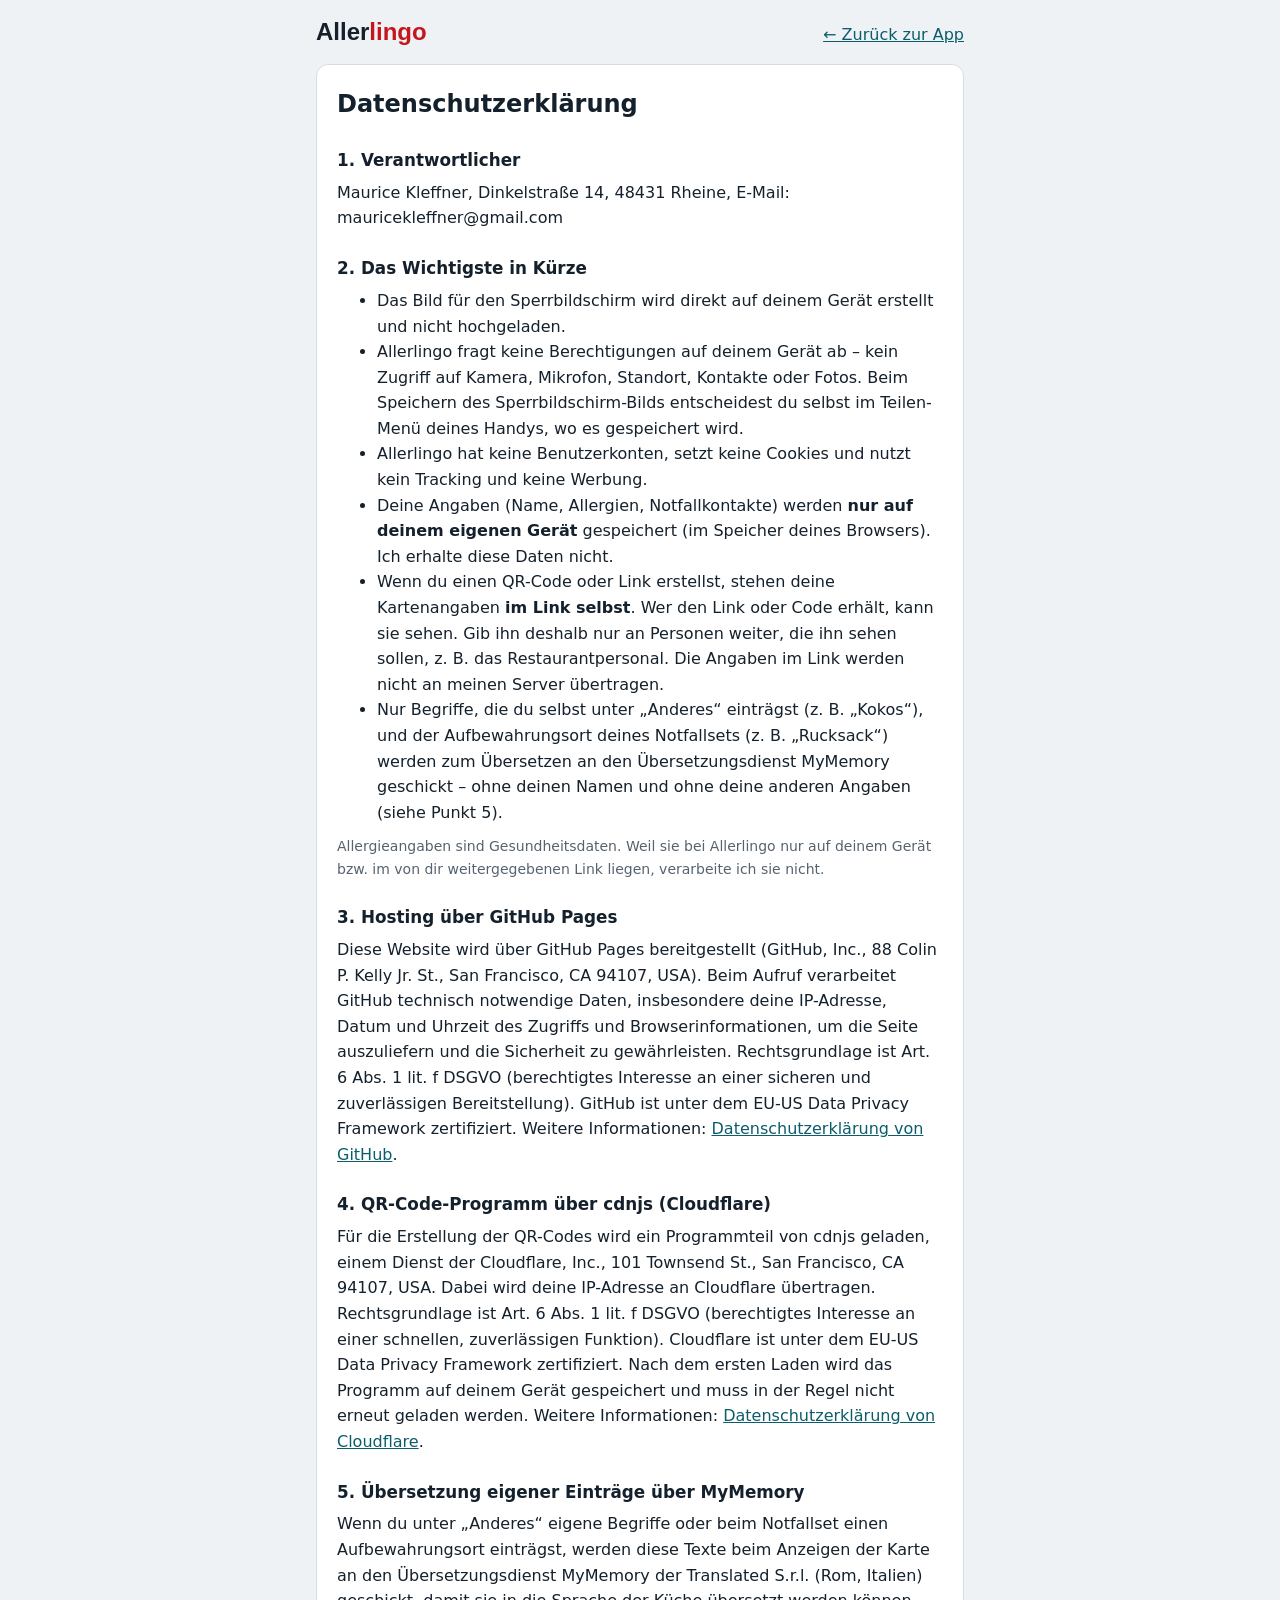
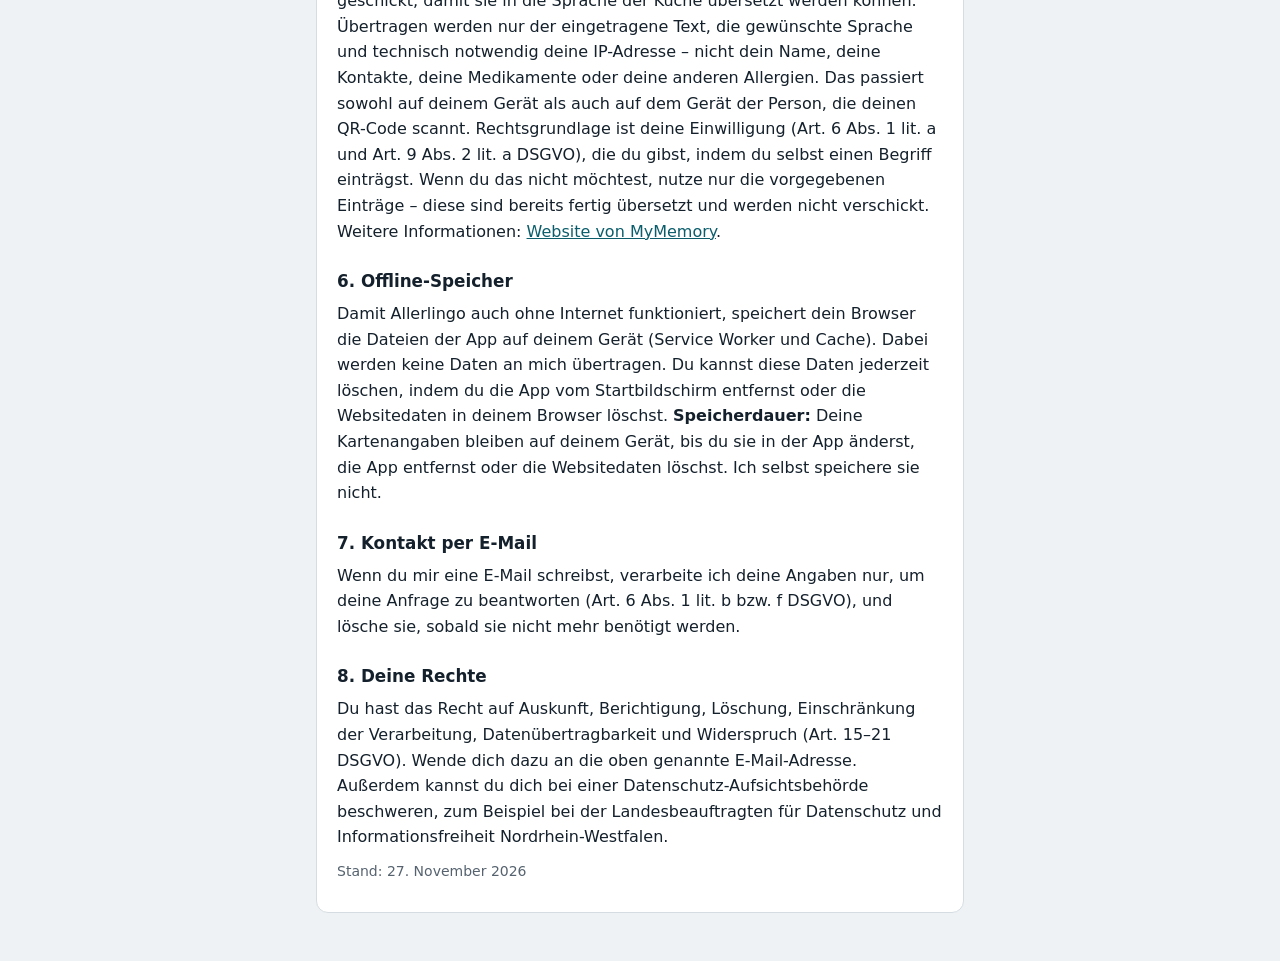
<file: datenschutz.html>
<!doctype html>
<html lang="de"><head><meta charset="utf-8"><meta name="viewport" content="width=device-width, initial-scale=1, viewport-fit=cover">
<title>Datenschutz – Allerlingo</title><link rel="icon" type="image/png" href="favicon.png"><link rel="stylesheet" href="legal.css"></head>
<body><main>
<div class="top"><a class="logo" href="./">Aller<span>lingo</span></a><a href="./">← Zurück zur App</a></div>
<div class="box">
<h1>Datenschutzerklärung</h1>
<h2>1. Verantwortlicher</h2>
<p>Maurice Kleffner, Dinkelstraße 14, 48431 Rheine, E-Mail: mauricekleffner@gmail.com</p>

<h2>2. Das Wichtigste in Kürze</h2>
<ul>
<li>Das Bild für den Sperrbildschirm wird direkt auf deinem Gerät erstellt und nicht hochgeladen.</li>
<li>Allerlingo fragt keine Berechtigungen auf deinem Gerät ab – kein Zugriff auf Kamera, Mikrofon, Standort, Kontakte oder Fotos. Beim Speichern des Sperrbildschirm-Bilds entscheidest du selbst im Teilen-Menü deines Handys, wo es gespeichert wird.</li>
<li>Allerlingo hat keine Benutzerkonten, setzt keine Cookies und nutzt kein Tracking und keine Werbung.</li>
<li>Deine Angaben (Name, Allergien, Notfallkontakte) werden <strong>nur auf deinem eigenen Gerät</strong> gespeichert (im Speicher deines Browsers). Ich erhalte diese Daten nicht.</li>
<li>Wenn du einen QR-Code oder Link erstellst, stehen deine Kartenangaben <strong>im Link selbst</strong>. Wer den Link oder Code erhält, kann sie sehen. Gib ihn deshalb nur an Personen weiter, die ihn sehen sollen, z. B. das Restaurantpersonal. Die Angaben im Link werden nicht an meinen Server übertragen.</li>
<li>Nur Begriffe, die du selbst unter „Anderes“ einträgst (z. B. „Kokos“), und der Aufbewahrungsort deines Notfallsets (z. B. „Rucksack“) werden zum Übersetzen an den Übersetzungsdienst MyMemory geschickt – ohne deinen Namen und ohne deine anderen Angaben (siehe Punkt 5).</li>
</ul>
<p class="muted">Allergieangaben sind Gesundheitsdaten. Weil sie bei Allerlingo nur auf deinem Gerät bzw. im von dir weitergegebenen Link liegen, verarbeite ich sie nicht.</p>

<h2>3. Hosting über GitHub Pages</h2>
<p>Diese Website wird über GitHub Pages bereitgestellt (GitHub, Inc., 88 Colin P. Kelly Jr. St., San Francisco, CA 94107, USA). Beim Aufruf verarbeitet GitHub technisch notwendige Daten, insbesondere deine IP-Adresse, Datum und Uhrzeit des Zugriffs und Browserinformationen, um die Seite auszuliefern und die Sicherheit zu gewährleisten. Rechtsgrundlage ist Art. 6 Abs. 1 lit. f DSGVO (berechtigtes Interesse an einer sicheren und zuverlässigen Bereitstellung). GitHub ist unter dem EU-US Data Privacy Framework zertifiziert. Weitere Informationen: <a href="https://docs.github.com/de/site-policy/privacy-policies/github-general-privacy-statement" rel="noopener">Datenschutzerklärung von GitHub</a>.</p>

<h2>4. QR-Code-Programm über cdnjs (Cloudflare)</h2>
<p>Für die Erstellung der QR-Codes wird ein Programmteil von cdnjs geladen, einem Dienst der Cloudflare, Inc., 101 Townsend St., San Francisco, CA 94107, USA. Dabei wird deine IP-Adresse an Cloudflare übertragen. Rechtsgrundlage ist Art. 6 Abs. 1 lit. f DSGVO (berechtigtes Interesse an einer schnellen, zuverlässigen Funktion). Cloudflare ist unter dem EU-US Data Privacy Framework zertifiziert. Nach dem ersten Laden wird das Programm auf deinem Gerät gespeichert und muss in der Regel nicht erneut geladen werden. Weitere Informationen: <a href="https://www.cloudflare.com/de-de/privacypolicy/" rel="noopener">Datenschutzerklärung von Cloudflare</a>.</p>

<h2>5. Übersetzung eigener Einträge über MyMemory</h2>
<p>Wenn du unter „Anderes“ eigene Begriffe oder beim Notfallset einen Aufbewahrungsort einträgst, werden diese Texte beim Anzeigen der Karte an den Übersetzungsdienst MyMemory der Translated S.r.l. (Rom, Italien) geschickt, damit sie in die Sprache der Küche übersetzt werden können. Übertragen werden nur der eingetragene Text, die gewünschte Sprache und technisch notwendig deine IP-Adresse – nicht dein Name, deine Kontakte, deine Medikamente oder deine anderen Allergien. Das passiert sowohl auf deinem Gerät als auch auf dem Gerät der Person, die deinen QR-Code scannt. Rechtsgrundlage ist deine Einwilligung (Art. 6 Abs. 1 lit. a und Art. 9 Abs. 2 lit. a DSGVO), die du gibst, indem du selbst einen Begriff einträgst. Wenn du das nicht möchtest, nutze nur die vorgegebenen Einträge – diese sind bereits fertig übersetzt und werden nicht verschickt. Weitere Informationen: <a href="https://mymemory.translated.net/" rel="noopener">Website von MyMemory</a>.</p>

<h2>6. Offline-Speicher</h2>
<p>Damit Allerlingo auch ohne Internet funktioniert, speichert dein Browser die Dateien der App auf deinem Gerät (Service Worker und Cache). Dabei werden keine Daten an mich übertragen. Du kannst diese Daten jederzeit löschen, indem du die App vom Startbildschirm entfernst oder die Websitedaten in deinem Browser löschst. <strong>Speicherdauer:</strong> Deine Kartenangaben bleiben auf deinem Gerät, bis du sie in der App änderst, die App entfernst oder die Websitedaten löschst. Ich selbst speichere sie nicht.</p>

<h2>7. Kontakt per E-Mail</h2>
<p>Wenn du mir eine E-Mail schreibst, verarbeite ich deine Angaben nur, um deine Anfrage zu beantworten (Art. 6 Abs. 1 lit. b bzw. f DSGVO), und lösche sie, sobald sie nicht mehr benötigt werden.</p>

<h2>8. Deine Rechte</h2>
<p>Du hast das Recht auf Auskunft, Berichtigung, Löschung, Einschränkung der Verarbeitung, Datenübertragbarkeit und Widerspruch (Art. 15–21 DSGVO). Wende dich dazu an die oben genannte E-Mail-Adresse. Außerdem kannst du dich bei einer Datenschutz-Aufsichtsbehörde beschweren, zum Beispiel bei der Landesbeauftragten für Datenschutz und Informationsfreiheit Nordrhein-Westfalen.</p>

<p class="muted">Stand: 27. November 2026</p>
</div></main></body></html>
</file>
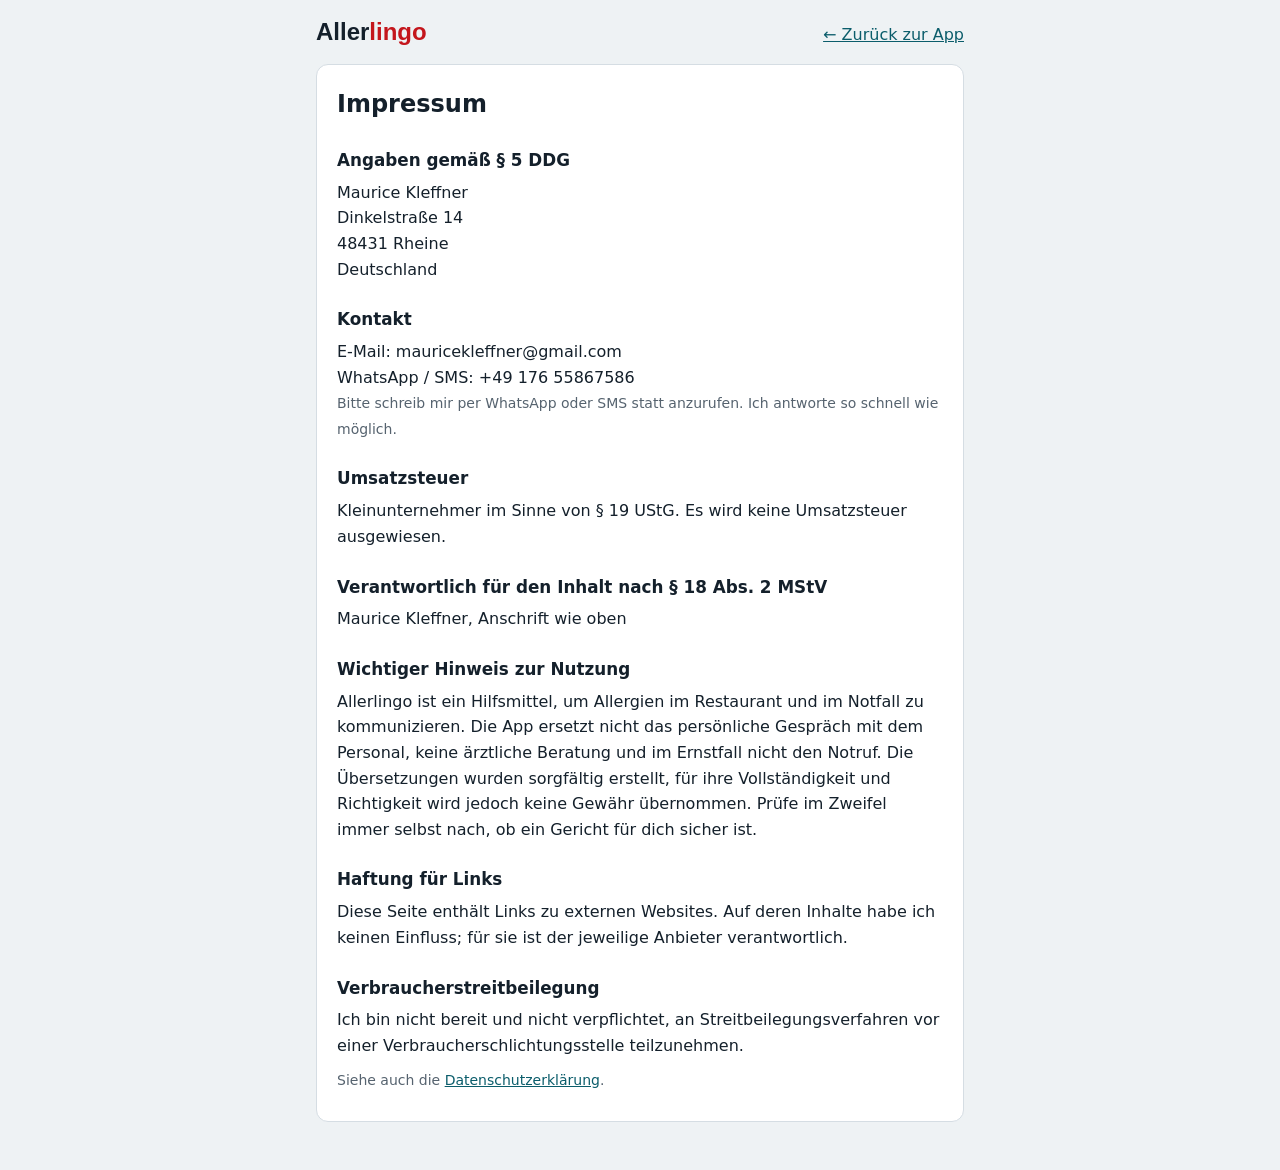
<file: impressum.html>
<!doctype html>
<html lang="de"><head><meta charset="utf-8"><meta name="viewport" content="width=device-width, initial-scale=1, viewport-fit=cover">
<title>Impressum – Allerlingo</title><link rel="icon" type="image/png" href="favicon.png"><link rel="stylesheet" href="legal.css"></head>
<body><main>
<div class="top"><a class="logo" href="./">Aller<span>lingo</span></a><a href="./">← Zurück zur App</a></div>
<div class="box">
<h1>Impressum</h1>
<h2>Angaben gemäß § 5 DDG</h2>
<p>Maurice Kleffner<br>Dinkelstraße 14<br>48431 Rheine<br>Deutschland</p>
<h2>Kontakt</h2>
<p>E-Mail: mauricekleffner@gmail.com<br>WhatsApp / SMS: +49 176 55867586<br><span class="muted">Bitte schreib mir per WhatsApp oder SMS statt anzurufen. Ich antworte so schnell wie möglich.</span></p>
<h2>Umsatzsteuer</h2>
<p>Kleinunternehmer im Sinne von § 19 UStG. Es wird keine Umsatzsteuer ausgewiesen.</p>
<h2>Verantwortlich für den Inhalt nach § 18 Abs. 2 MStV</h2>
<p>Maurice Kleffner, Anschrift wie oben</p>
<h2>Wichtiger Hinweis zur Nutzung</h2>
<p>Allerlingo ist ein Hilfsmittel, um Allergien im Restaurant und im Notfall zu kommunizieren. Die App ersetzt nicht das persönliche Gespräch mit dem Personal, keine ärztliche Beratung und im Ernstfall nicht den Notruf. Die Übersetzungen wurden sorgfältig erstellt, für ihre Vollständigkeit und Richtigkeit wird jedoch keine Gewähr übernommen. Prüfe im Zweifel immer selbst nach, ob ein Gericht für dich sicher ist.</p>
<h2>Haftung für Links</h2>
<p>Diese Seite enthält Links zu externen Websites. Auf deren Inhalte habe ich keinen Einfluss; für sie ist der jeweilige Anbieter verantwortlich.</p>
<h2>Verbraucherstreitbeilegung</h2>
<p>Ich bin nicht bereit und nicht verpflichtet, an Streitbeilegungsverfahren vor einer Verbraucherschlichtungsstelle teilzunehmen.</p>
<p class="muted">Siehe auch die <a href="datenschutz.html">Datenschutzerklärung</a>.</p>
</div></main></body></html>
</file>
<file: legal.css>
:root{--bg:#EEF2F4;--surface:#FFFFFF;--ink:#14202B;--muted:#56636F;--line:#D5DDE3;--accent:#0B5D6B;--danger:#C4161C;color-scheme:light}
@media (prefers-color-scheme: dark){:root:not([data-theme="light"]){--bg:#0E151B;--surface:#16212A;--ink:#E6EDF2;--muted:#9AA9B5;--line:#2A3843;--accent:#55B8C6;--danger:#FF6B6F;color-scheme:dark}}
:root[data-theme="dark"]{--bg:#0E151B;--surface:#16212A;--ink:#E6EDF2;--muted:#9AA9B5;--line:#2A3843;--accent:#55B8C6;--danger:#FF6B6F;color-scheme:dark}
*{box-sizing:border-box}
body{margin:0;background:var(--bg);color:var(--ink);font:16px/1.6 system-ui,-apple-system,"Segoe UI",Roboto,Arial,sans-serif}
main{max-width:680px;margin:0 auto;padding-block:20px 48px;padding-left:max(16px,env(safe-area-inset-left,0px));padding-right:max(16px,env(safe-area-inset-right,0px))}
.top{display:flex;justify-content:space-between;align-items:baseline;gap:12px;flex-wrap:wrap;margin-bottom:16px}
.logo{font:800 1.5rem/1 "Helvetica Neue",Arial,sans-serif;color:var(--ink);text-decoration:none}
.logo span{color:var(--danger)}
a{color:var(--accent)}
.box{background:var(--surface);border:1px solid var(--line);border-radius:12px;padding:20px}
h1{font-size:1.5rem;margin:0 0 12px;text-wrap:balance}
h2{font-size:1.05rem;margin:24px 0 6px}
p,ul{margin:0 0 10px}
.muted{color:var(--muted);font-size:.875rem}
</file>
